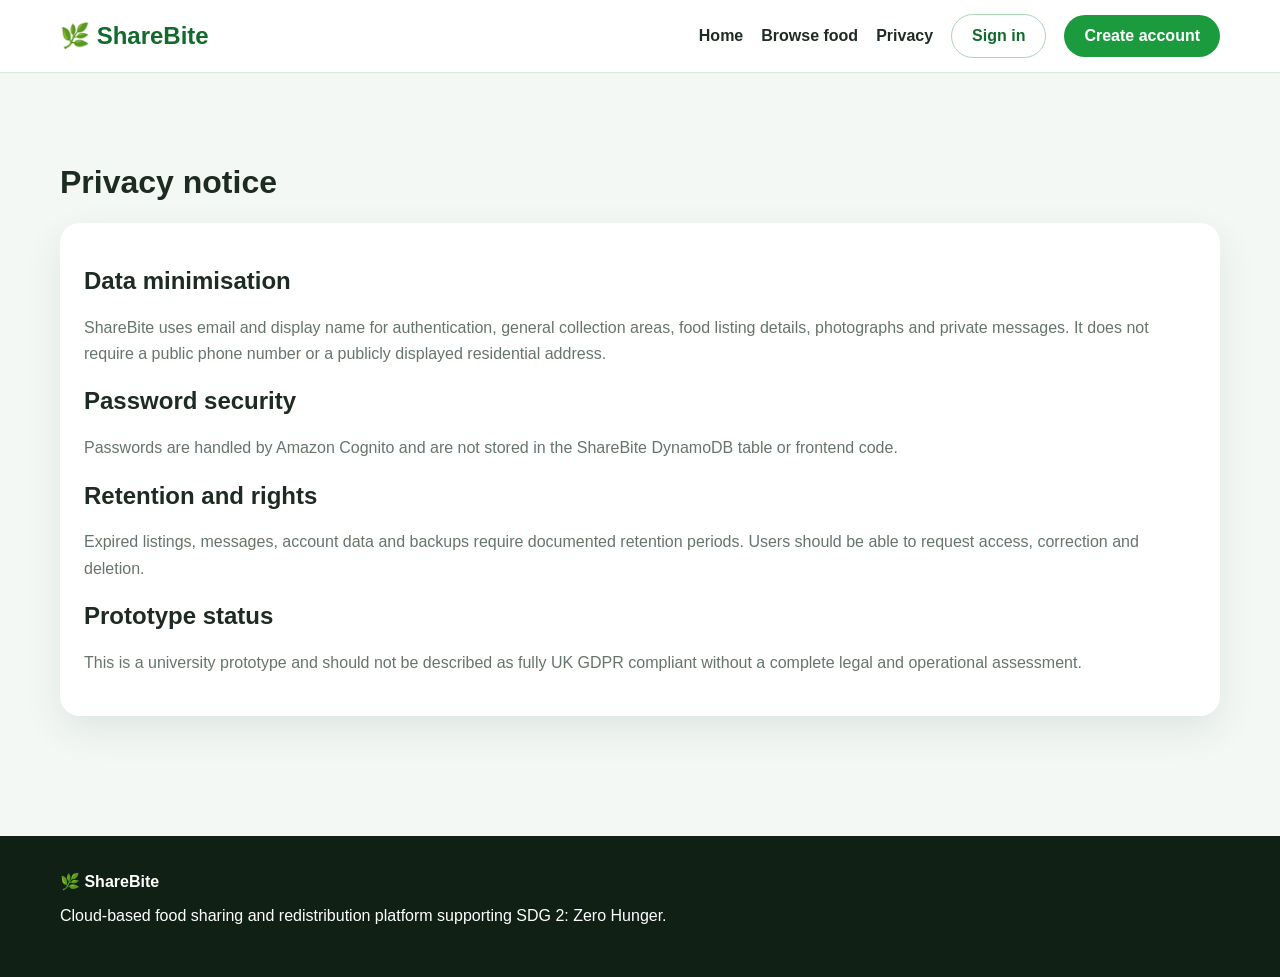
<file: frontend/privacy.html>
<!doctype html><html lang="en"><head><meta charset="utf-8"><meta name="viewport" content="width=device-width,initial-scale=1"><title>Privacy | ShareBite</title><link rel="stylesheet" href="css/style.css"></head><body><header class="header"><div class="container nav"><a class="brand" href="index.html">🌿 ShareBite</a><nav class="links"><a href="index.html">Home</a><a href="browse.html">Browse food</a><a href="privacy.html">Privacy</a><a class="btn outline" href="login.html">Sign in</a><a class="btn primary" href="register.html">Create account</a></nav></div></header><main class="section"><div class="container"><h1>Privacy notice</h1><section class="card"><h2>Data minimisation</h2><p>ShareBite uses email and display name for authentication, general collection areas, food listing details, photographs and private messages. It does not require a public phone number or a publicly displayed residential address.</p><h2>Password security</h2><p>Passwords are handled by Amazon Cognito and are not stored in the ShareBite DynamoDB table or frontend code.</p><h2>Retention and rights</h2><p>Expired listings, messages, account data and backups require documented retention periods. Users should be able to request access, correction and deletion.</p><h2>Prototype status</h2><p>This is a university prototype and should not be described as fully UK GDPR compliant without a complete legal and operational assessment.</p></section></div></main><footer class="footer"><div class="container"><strong>🌿 ShareBite</strong><p>Cloud-based food sharing and redistribution platform supporting SDG 2: Zero Hunger.</p></div></footer></body></html>
</file>
<file: frontend/css/style.css>
:root{--g:#1b9b3e;--gd:#126a2d;--bg:#f4f8f5;--ink:#1e2b22;--mut:#66756a;--line:#dce9df;--card:#fff;--shadow:0 14px 38px rgba(16,50,29,.09)}*{box-sizing:border-box}body{margin:0;font-family:Segoe UI,Arial,sans-serif;background:var(--bg);color:var(--ink)}a{color:inherit}.container{width:min(1160px,calc(100% - 32px));margin:auto}.header{position:sticky;top:0;background:#fff;border-bottom:1px solid var(--line);z-index:20}.nav{min-height:72px;display:flex;align-items:center;gap:22px}.brand{font-weight:900;font-size:24px;color:var(--gd);text-decoration:none}.links{margin-left:auto;display:flex;gap:18px;align-items:center}.links a{text-decoration:none;font-weight:700}.btn{display:inline-flex;align-items:center;justify-content:center;border:0;border-radius:999px;padding:12px 20px;font-weight:800;cursor:pointer;text-decoration:none}.primary{background:var(--g);color:#fff}.secondary{background:#e9f8ef;color:var(--gd)}.outline{background:#fff;color:var(--gd);border:1px solid #a9d7b5}.hero{display:grid;grid-template-columns:1.05fr .95fr;gap:48px;align-items:center;padding:72px 0}.hero h1{font-size:clamp(44px,7vw,72px);line-height:1.03;margin:14px 0}.hero span{color:var(--g)}.hero p{color:var(--mut);line-height:1.7;font-size:19px}.hero img{width:100%;min-height:450px;object-fit:cover;border-radius:28px;box-shadow:var(--shadow)}.section{padding:70px 0}.alt{background:#edf6ef}.grid{display:grid;gap:22px}.g3{grid-template-columns:repeat(3,1fr)}.g2{grid-template-columns:repeat(2,1fr)}.card{background:#fff;border-radius:20px;padding:24px;box-shadow:var(--shadow)}.card p{color:var(--mut);line-height:1.65}.form-group{margin-bottom:15px}label{display:block;font-weight:800;margin-bottom:7px}input,select,textarea{width:100%;padding:13px;border:1px solid var(--line);border-radius:12px;font:inherit}textarea{min-height:110px}.message{display:none;padding:12px;border-radius:12px;margin:12px 0;font-weight:700}.message.show{display:block}.message.success{background:#e9f8ef;color:#126a2d}.message.error{background:#fff0ef;color:#a1261d}.message.info{background:#eef6ff;color:#245b8f}.auth{min-height:100vh;display:grid;grid-template-columns:1fr 1fr}.auth-art{padding:48px;color:#fff;display:flex;flex-direction:column;justify-content:space-between;background:linear-gradient(rgba(15,61,37,.82),rgba(15,61,37,.82)),url(https://images.unsplash.com/photo-1488459716781-31db52582fe9?q=80&w=1600&auto=format&fit=crop) center/cover}.auth-panel{display:grid;place-items:center;padding:30px}.auth-card{width:min(470px,100%);background:#fff;padding:32px;border-radius:22px;box-shadow:var(--shadow)}.app{display:grid;grid-template-columns:240px 1fr;min-height:100vh}.side{background:#102b1a;color:#fff;padding:24px 18px}.side a{display:block;padding:12px 14px;border-radius:10px;text-decoration:none;color:#dbeadf;font-weight:700}.side a:hover{background:rgba(255,255,255,.1)}.main{min-width:0}.top{background:#fff;padding:18px 26px;display:flex;justify-content:space-between;border-bottom:1px solid var(--line)}.content{padding:28px}.stats{display:grid;grid-template-columns:repeat(4,1fr);gap:16px;margin:22px 0}.stat{background:#fff;padding:20px;border-radius:18px;box-shadow:var(--shadow)}.stat strong{display:block;font-size:34px;color:var(--gd)}.listing-grid{display:grid;grid-template-columns:repeat(3,1fr);gap:20px}.listing-card{padding:0;overflow:hidden}.listing-image{height:210px;background:#e7f0ea;display:grid;place-items:center;color:var(--mut)}.listing-image img{width:100%;height:100%;object-fit:cover}.listing-body{padding:20px}.meta{color:var(--mut);font-size:14px;line-height:1.6}.upload{border:2px dashed #a9d7b5;padding:28px;border-radius:16px;text-align:center;background:#f8fcf9}.preview{display:none;margin-top:14px}.preview.show{display:block}.preview img{width:100%;max-height:320px;object-fit:cover;border-radius:14px}.footer{background:#102015;color:#fff;padding:36px 0;margin-top:50px}.hidden{display:none!important}@media(max-width:900px){.hero,.g3,.g2,.auth,.listing-grid{grid-template-columns:1fr}.app{grid-template-columns:1fr}.side{position:static}.stats{grid-template-columns:repeat(2,1fr)}.links{display:none}}@media(max-width:600px){.stats{grid-template-columns:1fr}.content{padding:18px}}
</file>
